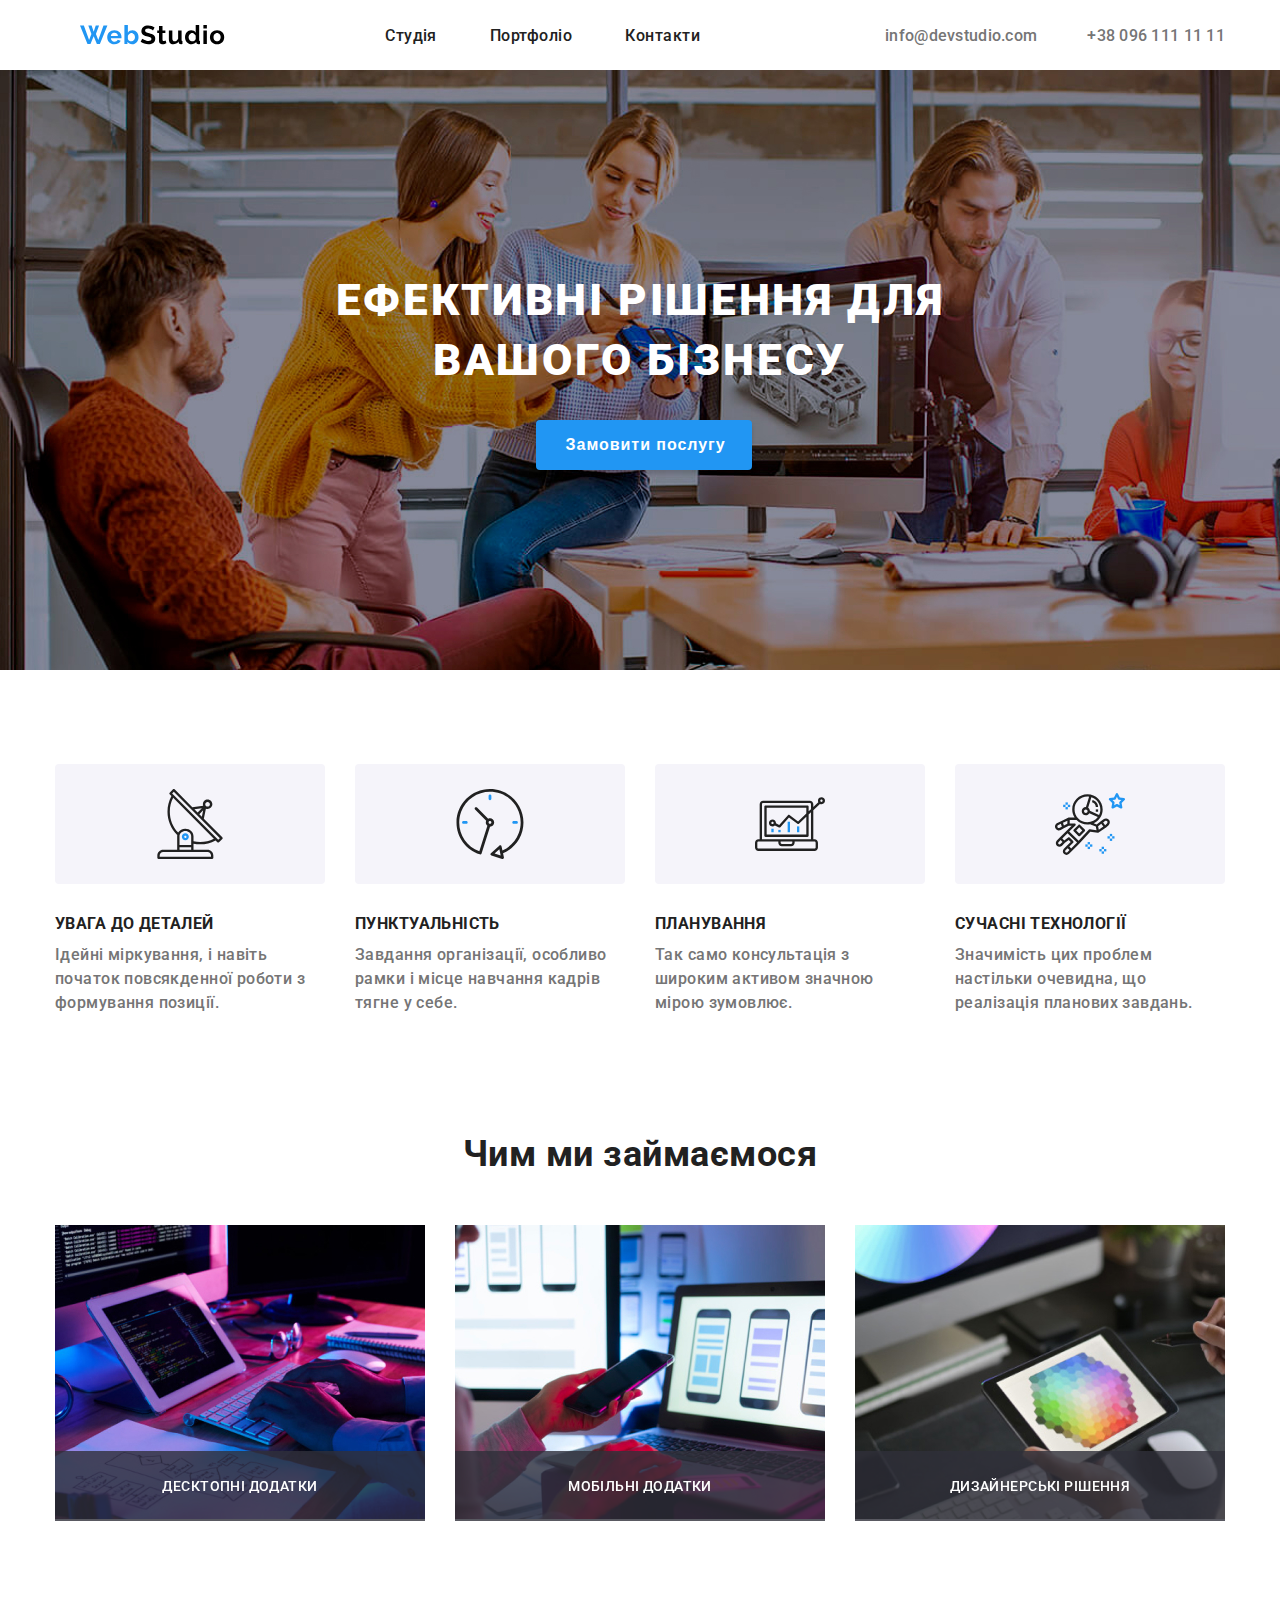
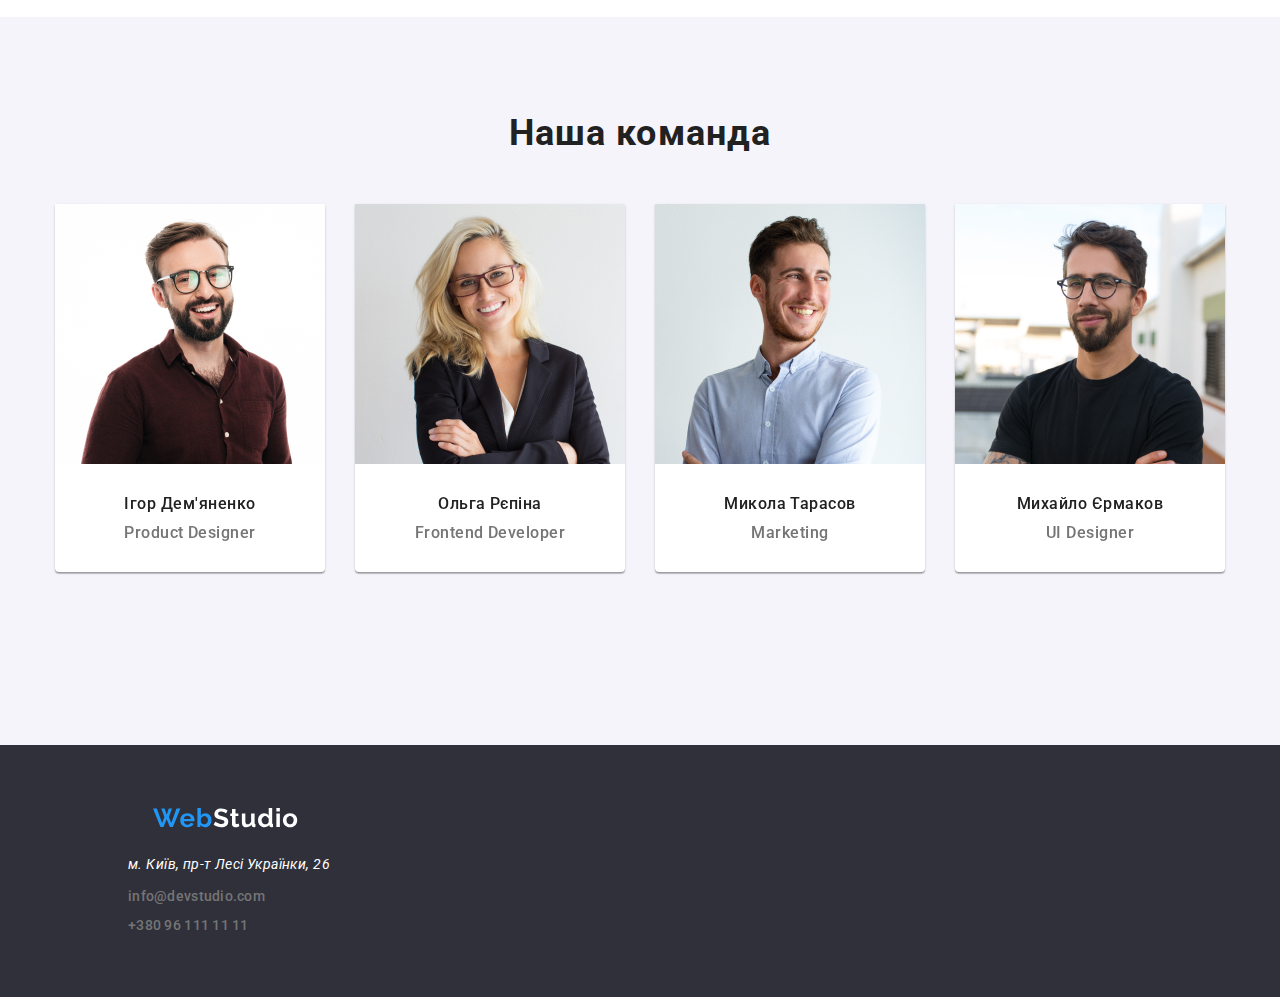
<file: index.html>
<!DOCTYPE html>
<html lang="uk-UA">
  <head>
    <meta charset="UTF-8" />
    <meta name="viewport" content="width=device-width, initial-scale=1.0" />
    <title>WebStudio</title>
    <link rel="stylesheet" href="/src/css/main.css" />
    <link rel="preconnect" href="https://fonts.googleapis.com" />
    <link rel="preconnect" href="https://fonts.gstatic.com" crossorigin />
    <link
      href="https://fonts.googleapis.com/css2?family=Roboto:wght@400;500;700;900&display=swap"
      rel="stylesheet"
    />
  </head>
  <body>
    <header class="header">
      <div class="container header__container">
        <a href="index.html" class="logo">
          <img
            class="logo__img"
            src="/src/images/header/webstudio.svg"
            alt="logo"
          />
        </a>
        <nav class="nav">
          <ul class="nav__list">
            <li class="nav__item">
              <a href="index.html" class="nav__link">Студія</a>
            </li>
            <li class="nav__item">
              <a href="/src/pages/portfolio.html" class="nav__link"
                >Портфоліо</a
              >
            </li>
            <li class="nav__item">
              <a href="#" class="nav__link">Контакти</a>
            </li>
          </ul>
        </nav>
        <ul class="contacts">
          <li class="contacts__item">
            <a href="mailto:info@devstudio.com" class="contacts__link"
              >info@devstudio.com</a
            >
          </li>
          <li class="contacts__item">
            <a href="tel:+380961111111" class="contacts__link"
              >+38 096 111 11 11</a
            >
          </li>
        </ul>
      </div>
    </header>
    <main class="main-page">
      <section class="hero">
        <div class="container hero__container">
          <h1 class="hero__title">Ефективні рішення для вашого бізнесу</h1>
          <button class="hero__button" data-modal-open>Замовити послугу</button>
        </div>
        <div class="hero__backdrop is-hidden" data-backdrop>
          <div class="modal" data-modal>
            <button class="modal__button-close" data-modal-close>X</button>
            <h3 class="modal__title">Залиште свої дані, ми вам передзвонимо</h3>
            <form action="#" class="form">
              <label for="name" class="form__label">Ім'я</label>
              <div class="form__wrapper">
                <svg class="form__svg">
                  <use href="/src/images/hero/modal.svg#person-black"></use>
                </svg>
                <input
                  type="name"
                  name="user_name"
                  id="name"
                  required
                  class="form__input"
                />
              </div>
              <label for="name" class="form__label">Телефон</label>
              <div class="form__wrapper">
                <svg class="form__svg">
                  <use href="/src/images/hero/modal.svg#phone-black"></use>
                </svg>
                <input
                  type="tel"
                  name="user_tel"
                  id="tel"
                  required
                  class="form__input"
                />
              </div>
              <label for="name" class="form__label">Пошта</label>
              <div class="form__wrapper">
                <svg class="form__svg">
                  <use href="/src/images/hero/modal.svg#email-black"></use>
                </svg>
                <input
                  type="email"
                  name="user_email"
                  id="email"
                  required
                  class="form__input"
                />
              </div>
              <label for="comment" class="form__label">Коментар</label>
              <textarea name="" id="comment"></textarea>
              <div class="form__wrapper-check">
                <input type="checkbox" id="check" name="check" required />
                <label for="check" class="form__title"
                  >Погоджуюся з розсилкою та приймаю<a
                    href="#"
                    class="form__title-active"
                    >Умови договору</a
                  ></label
                >
              </div>
              <div class="form__wrapper-button">
                <button type="submit" class="form__button">Відправити</button>
              </div>
            </form>
          </div>
        </div>
      </section>
      <section class="advantages">
        <div class="container advantages__container">
          <ul class="advantages__list">
            <li class="advantages__item advantage">
              <div class="advantage__photo">
                <svg class="advantage__icon">
                  <use
                    href="/src/images/advantages/symbol-defs.svg#icon-antenna"
                  ></use>
                </svg>
              </div>
              <h2 class="advantage__title">Увага до деталей</h2>
              <p class="advantage__text">
                Ідейні міркування, і навіть початок повсякденної роботи з
                формування позиції.
              </p>
            </li>
            <li class="advantages__item advantage">
              <div class="advantage__photo">
                <svg class="advantage__icon">
                  <use
                    href="/src/images/advantages/symbol-defs.svg#icon-clock"
                  ></use>
                </svg>
              </div>
              <h2 class="advantage__title">Пунктуальність</h2>
              <p class="advantage__text">
                Завдання організації, особливо рамки і місце навчання кадрів
                тягне у себе.
              </p>
            </li>
            <li class="advantages__item advantage">
              <div class="advantage__photo">
                <svg class="advantage__icon">
                  <use
                    href="/src/images/advantages/symbol-defs.svg#icon-diagram"
                  ></use>
                </svg>
              </div>
              <h2 class="advantage__title">Планування</h2>
              <p class="advantage__text">
                Так само консультація з широким активом значною мірою зумовлює.
              </p>
            </li>
            <li class="advantages__item advantage">
              <div class="advantage__photo">
                <svg class="advantage__icon">
                  <use
                    href="/src/images/advantages/symbol-defs.svg#icon-astronaut"
                  ></use>
                </svg>
              </div>
              <h2 class="advantage__title">Сучасні технології</h2>
              <p class="advantage__text">
                Значимість цих проблем настільки очевидна, що реалізація
                планових завдань.
              </p>
            </li>
          </ul>
        </div>
      </section>
      <section class="cases">
        <div class="container cases__container">
          <h2 class="cases__title">Чим ми займаємося</h2>
          <div class="cases__content">
            <div class="cases__item case">
              <img
                class="case__img"
                src="/src/images/works/desktop.jpg"
                alt="Персональний комп'ютер"
              />
              <h3 class="case__title">Десктопні додатки</h3>
            </div>
            <div class="cases__item case">
              <img
                class="case__img"
                src="/src/images/works/mobile.jpg"
                alt="Мобільний телефон"
              />
              <h3 class="case__title">Мобільні додатки</h3>
            </div>
            <div class="cases__item case">
              <img
                class="case__img"
                src="/src/images/works/design.jpg"
                alt="Планшет"
              />
              <h3 class="case__title">Дизайнерські рішення</h3>
            </div>
          </div>
        </div>
      </section>
      <section class="team">
        <div class="container team__container">
          <h2 class="team__title">Наша команда</h2>
          <div class="team__content">
            <article class="employee">
              <div class="employee__photo">
                <img
                  class="employee__img"
                  src="/src/images/team/member-1.jpg"
                  alt="Фото Ігор Дем'яненко"
                />
              </div>
              <div class="employee__text">
                <h3 class="employee__name">Ігор Дем'яненко</h3>
                <p class="employee__position">Product Designer</p>
              </div>
            </article>
            <article class="employee">
              <div class="employee__photo">
                <img
                  class="employee__img"
                  src="/src/images/team/member-2.jpg"
                  alt="Фото Ольга Рєпіна"
                />
              </div>
              <div class="employee__text">
                <h3 class="employee__name">Ольга Рєпіна</h3>
                <p class="employee__position">Frontend Developer</p>
              </div>
            </article>
            <article class="employee">
              <div class="employee__photo">
                <img
                  class="employee__img"
                  src="/src/images/team/member-3.jpg"
                  alt="Фото Микола Тарасов"
                />
              </div>
              <div class="employee__text">
                <h3 class="employee__name">Микола Тарасов</h3>
                <p class="employee__position">Marketing</p>
              </div>
            </article>
            <article class="employee">
              <div class="employee__photo">
                <img
                  class="employee__img"
                  src="/src/images/team/member-4.jpg"
                  alt="Фото Михайло Єрмаков"
                />
              </div>
              <div class="employee__text">
                <h3 class="employee__name">Михайло Єрмаков</h3>
                <p class="employee__position">UI Designer</p>
              </div>
            </article>
          </div>
        </div>
      </section>
    </main>
    <footer class="footer">
      <div class="container footer__container">
        <a href="" class="logo">
          <img
            class="logo__img"
            src="/src/images/footer/webstudioalt.svg"
            alt="Логотип"
          />
        </a>
        <ul class="footer__contacts list-contacts">
          <li class="list-contacts__item">
            <address class="list-contacts__address">
              м. Київ, пр-т Лесі Українки, 26
            </address>
          </li>
          <li class="list-contacts__item">
            <a class="list-contacts__link" href="mailto:info@devstudio.com"
              >info@devstudio.com</a
            >
          </li>
          <li class="list-contacts__item">
            <a href="tel:+380961111111" class="list-contacts__link"
              >+380 96 111 11 11</a
            >
          </li>
        </ul>
      </div>
    </footer>
    <script src="/src/js/modal.js"></script>
  </body>
</html>
</file>
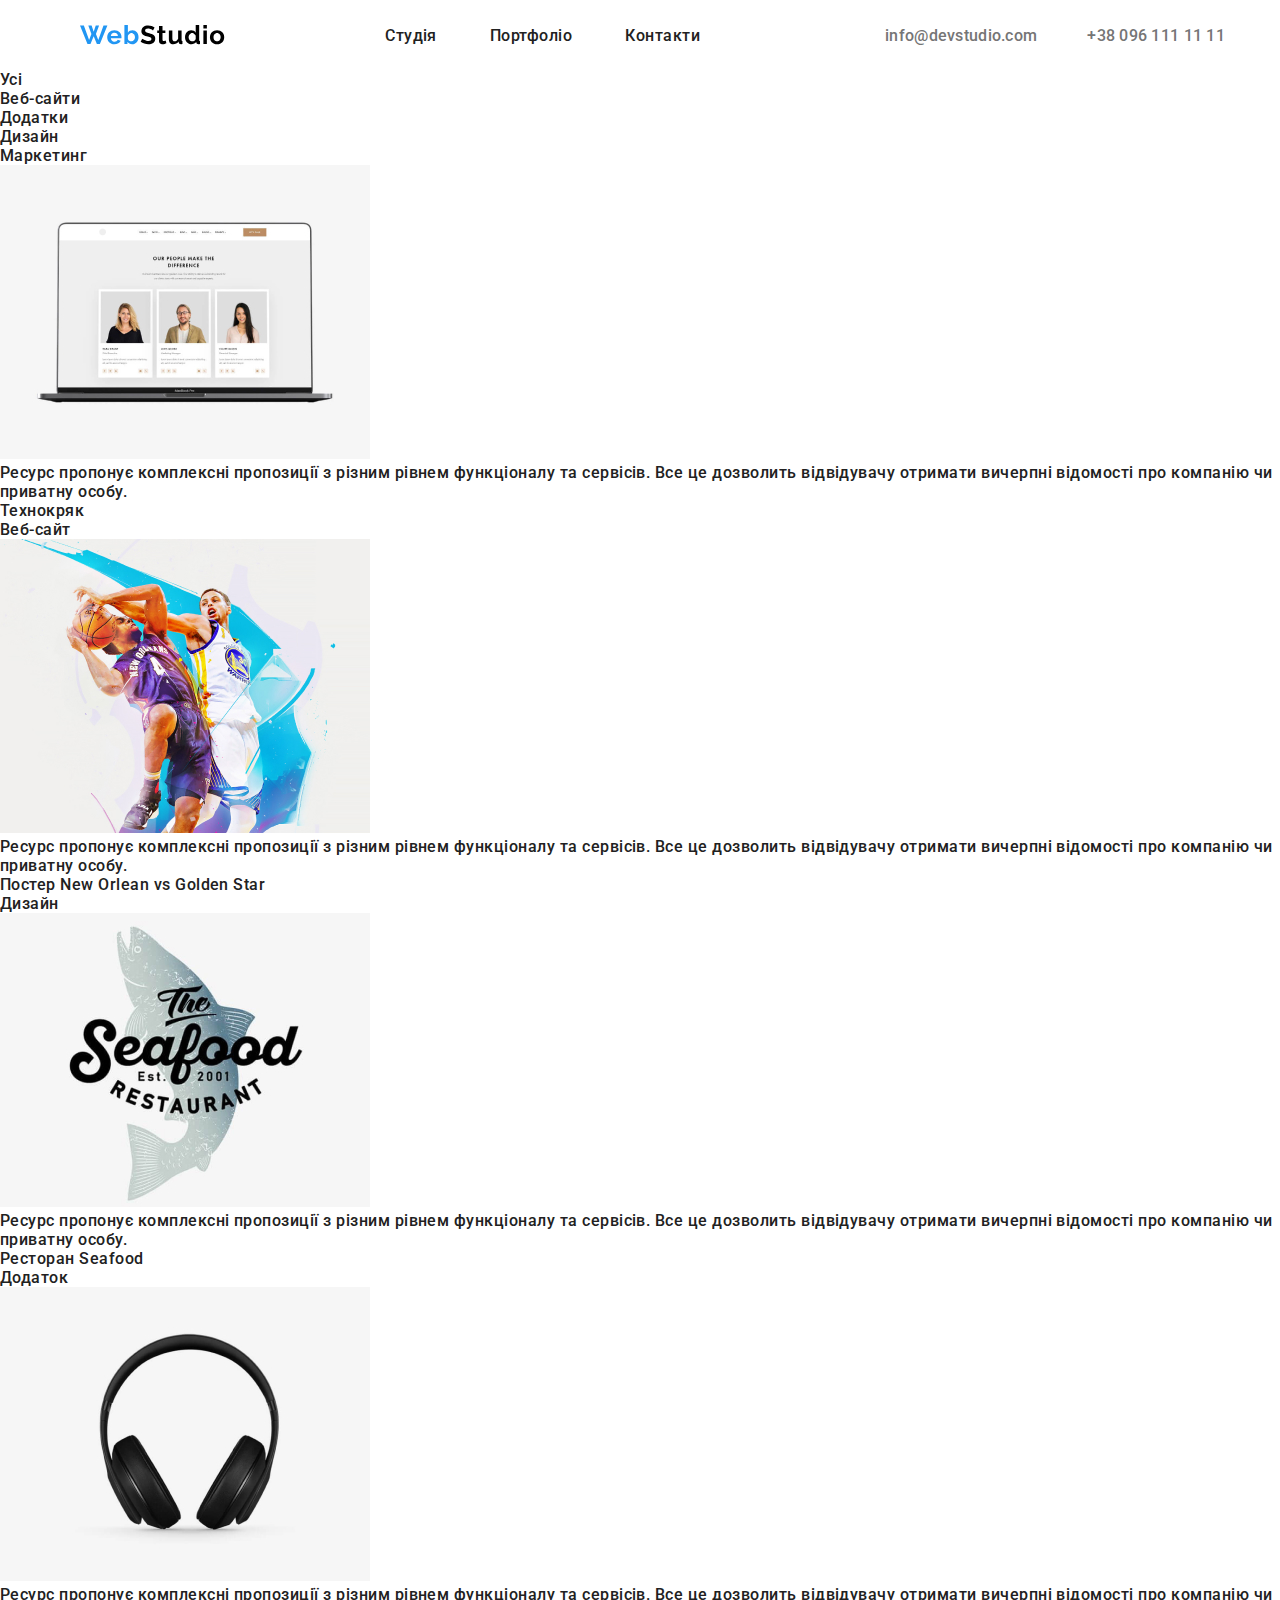
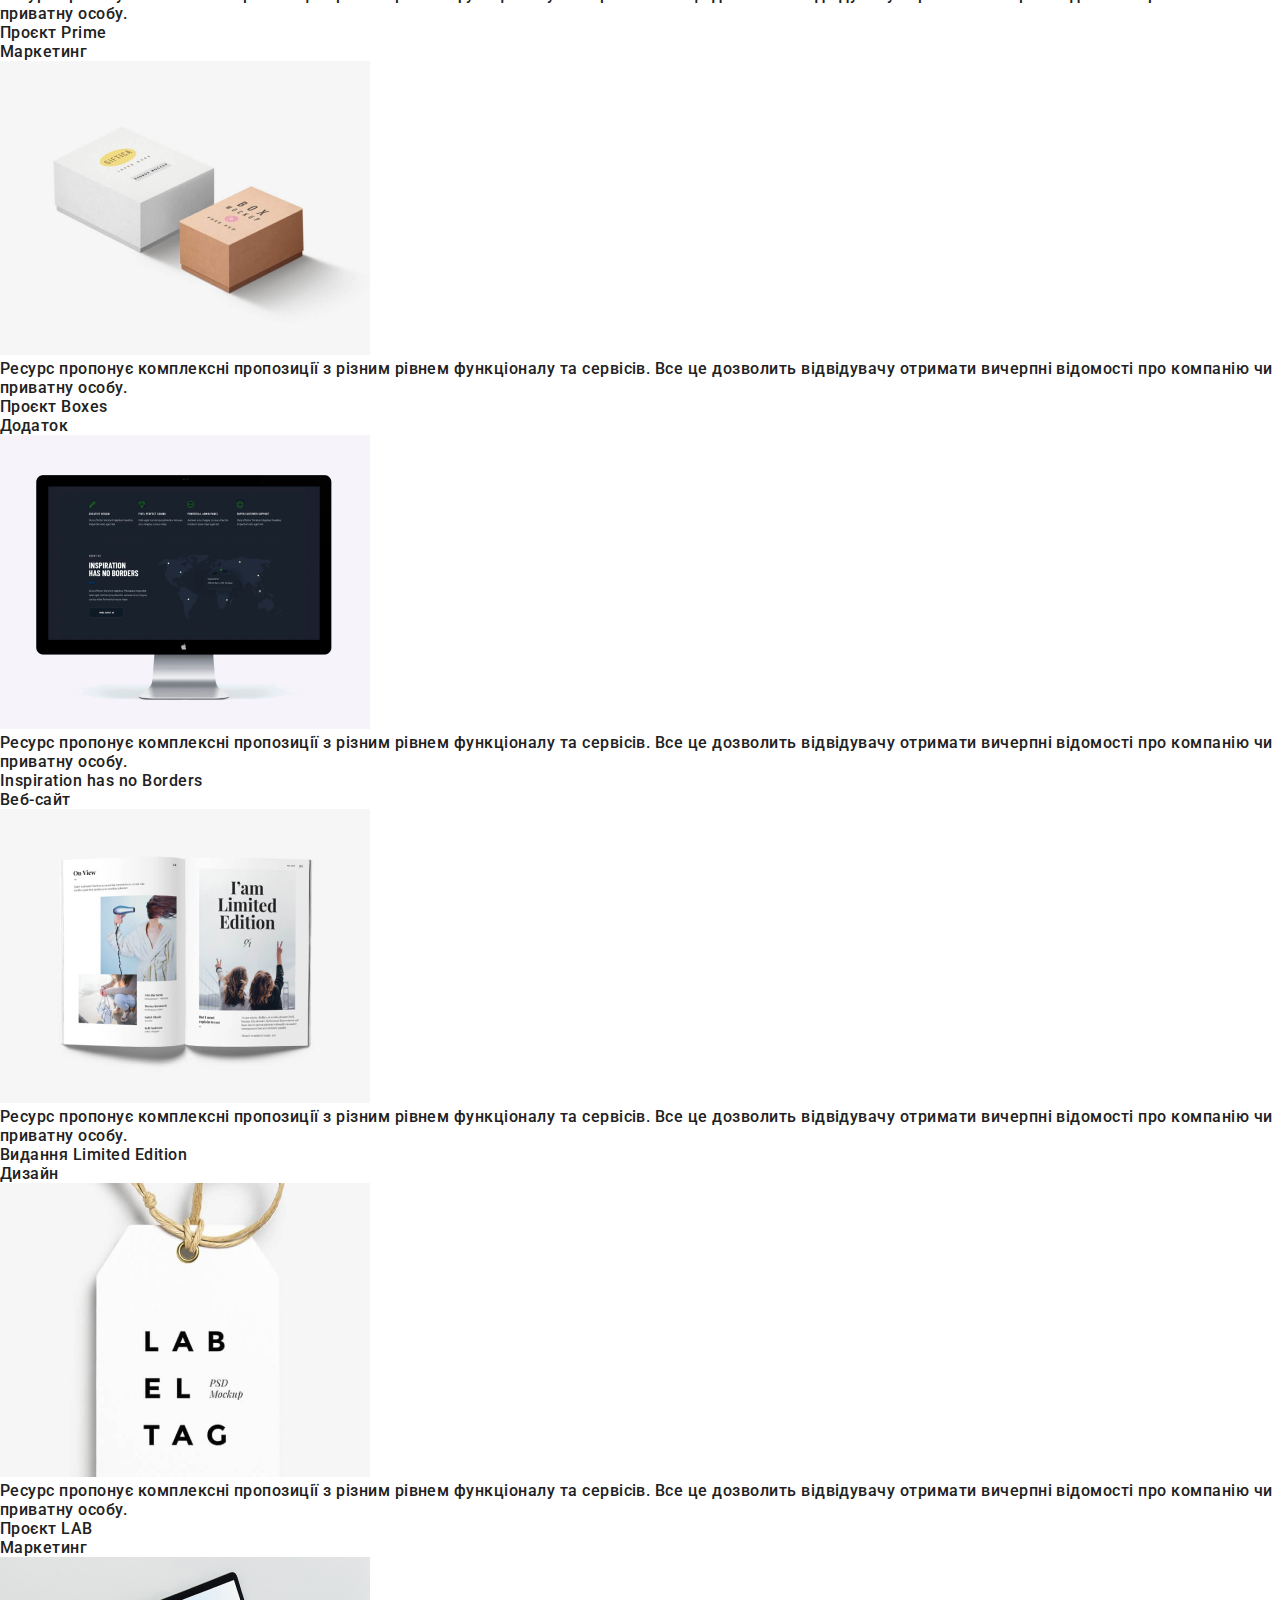
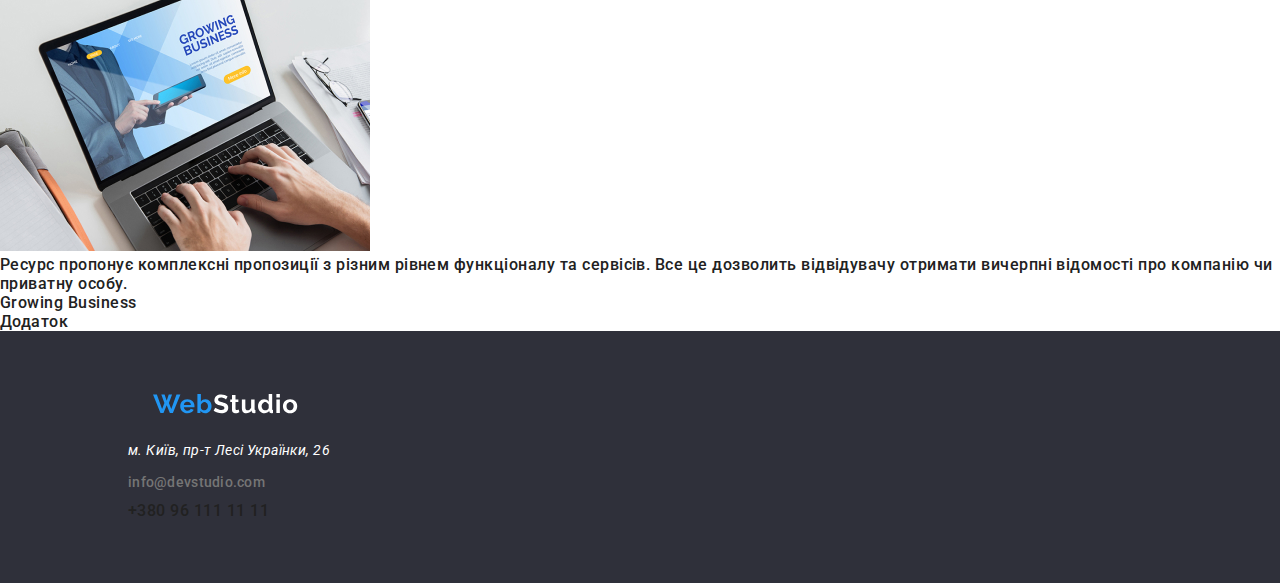
<file: portfolio.html>
<!DOCTYPE html>
<html lang="uk-UA">
  <head>
    <meta charset="UTF-8" />
    <meta name="viewport" content="width=device-width, initial-scale=1.0" />
    <title>Document</title>
    <link rel="stylesheet" href="/src/css/main.css" />
    <link rel="preconnect" href="https://fonts.googleapis.com" />
    <link rel="preconnect" href="https://fonts.gstatic.com" crossorigin />
    <link
      href="https://fonts.googleapis.com/css2?family=Roboto:wght@400;500;700;900&display=swap"
      rel="stylesheet"
    />
  </head>
  <body>
    <header class="header">
      <div class="container header__container">
        <a href="index.html" class="logo">
          <img
            class="logo__img"
            src="/src/images/header/webstudio.svg"
            alt="logo"
          />
        </a>
        <nav class="nav">
          <ul class="nav__list">
            <li class="nav__item">
              <a href="index.html" class="nav__link">Студія</a>
            </li>
            <li class="nav__item">
              <a href="portfolio.html" class="nav__link">Портфоліо</a>
            </li>
            <li class="nav__item">
              <a href="#" class="nav__link">Контакти</a>
            </li>
          </ul>
        </nav>
        <ul class="contacts">
          <li class="contacts__item">
            <a href="mailto:info@devstudio.com" class="contacts__link"
              >info@devstudio.com</a
            >
          </li>

          <li class="contacts__item">
            <a href="tel:+380961111111" class="contacts__link"
              >+38 096 111 11 11</a
            >
          </li>
        </ul>
      </div>
    </header>
    <main class="main">
      <section class="portfolio">
        <div class="container portfolio__container">
          <ul class="portfolio__categories categories">
            <li class="categories__item">Усі</li>
            <li class="categories__item">Веб-сайти</li>
            <li class="categories__item">Додатки</li>
            <li class="categories__item">Дизайн</li>
            <li class="categories__item">Маркетинг</li>
          </ul>
        </div>
        <div class="portfolio__content">
          <article class="project">
            <div class="project__photo">
              <img src="/src/images/portfolio/1.jpg" alt="Веб-сайт Технокряк" />
            </div>
            <div class="project__overlay overlay">
              <p class="overlay__text">
                Ресурс пропонує комплексні пропозиції з різним рівнем
                функціоналу та сервісів. Все це дозволить відвідувачу отримати
                вичерпні відомості про компанію чи приватну особу.
              </p>
            </div>
            <h2 class="project__title">Технокряк</h2>
            <p class="project__text">Веб-сайт</p>
          </article>
          <article class="project">
            <div class="project__photo">
              <img
                src="/src/images/portfolio/2.jpg"
                alt="Дизайн Постер New Orlean vs Golden Star"
              />
            </div>
            <div class="project__overlay overlay">
              <p class="overlay__text">
                Ресурс пропонує комплексні пропозиції з різним рівнем
                функціоналу та сервісів. Все це дозволить відвідувачу отримати
                вичерпні відомості про компанію чи приватну особу.
              </p>
            </div>
            <h2 class="project__title">Постер New Orlean vs Golden Star</h2>
            <p class="project__text">Дизайн</p>
          </article>
          <article class="project">
            <div class="project__photo">
              <img
                src="/src/images/portfolio/3.jpg"
                alt="Додаток Ресторан Seafood"
              />
            </div>
            <div class="project__overlay overlay">
              <p class="overlay__text">
                Ресурс пропонує комплексні пропозиції з різним рівнем
                функціоналу та сервісів. Все це дозволить відвідувачу отримати
                вичерпні відомості про компанію чи приватну особу.
              </p>
            </div>
            <h2 class="project__title">Ресторан Seafood</h2>
            <p class="project__text">Додаток</p>
          </article>
          <article class="project">
            <div class="project__photo">
              <img
                src="/src/images/portfolio/4.jpg"
                alt="Маркетинг Проєкт Prime"
              />
            </div>
            <div class="project__overlay overlay">
              <p class="overlay__text">
                Ресурс пропонує комплексні пропозиції з різним рівнем
                функціоналу та сервісів. Все це дозволить відвідувачу отримати
                вичерпні відомості про компанію чи приватну особу.
              </p>
            </div>
            <h2 class="project__title">Проєкт Prime</h2>
            <p class="project__text">Маркетинг</p>
          </article>
          <article class="project">
            <div class="project__photo">
              <img
                src="/src/images/portfolio/5.jpg"
                alt="Додаток Проєкт Boxes"
              />
            </div>

            <div class="project__overlay overlay">
              <p class="overlay__text">
                Ресурс пропонує комплексні пропозиції з різним рівнем
                функціоналу та сервісів. Все це дозволить відвідувачу отримати
                вичерпні відомості про компанію чи приватну особу.
              </p>
            </div>
            <h2 class="project__title">Проєкт Boxes</h2>
            <p class="project__text">Додаток</p>
          </article>
          <article class="project">
            <div class="project__photo">
              <img
                src="/src/images/portfolio/6.jpg"
                alt="Веб-сайт Inspiration has no Borders"
              />
            </div>
            <div class="project__overlay overlay">
              <p class="overlay__text">
                Ресурс пропонує комплексні пропозиції з різним рівнем
                функціоналу та сервісів. Все це дозволить відвідувачу отримати
                вичерпні відомості про компанію чи приватну особу.
              </p>
            </div>
            <h2 class="project__title">Inspiration has no Borders</h2>
            <p class="project__text">Веб-сайт</p>
          </article>
          <article class="project">
            <div class="project__photo">
              <img
                src="/src/images/portfolio/7.jpg"
                alt="Дизайн Видання Limited Edition"
              />
            </div>
            <div class="project__overlay overlay">
              <p class="overlay__text">
                Ресурс пропонує комплексні пропозиції з різним рівнем
                функціоналу та сервісів. Все це дозволить відвідувачу отримати
                вичерпні відомості про компанію чи приватну особу.
              </p>
            </div>
            <h2 class="project__title">Видання Limited Edition</h2>
            <p class="project__text">Дизайн</p>
          </article>
          <article class="project">
            <div class="project__photo">
              <img
                src="/src/images/portfolio/8.jpg"
                alt="Маркетинг Проєкт LAB"
              />
            </div>
            <div class="project__overlay overlay">
              <p class="overlay__text">
                Ресурс пропонує комплексні пропозиції з різним рівнем
                функціоналу та сервісів. Все це дозволить відвідувачу отримати
                вичерпні відомості про компанію чи приватну особу.
              </p>
            </div>
            <h2 class="project__title">Проєкт LAB</h2>
            <p class="project__text">Маркетинг</p>
          </article>
          <article class="project">
            <div class="project__photo">
              <img
                src="/src/images/portfolio/9.jpg"
                alt="Додаток Growing Business"
              />
            </div>
            <div class="project__overlay overlay">
              <p class="overlay__text">
                Ресурс пропонує комплексні пропозиції з різним рівнем
                функціоналу та сервісів. Все це дозволить відвідувачу отримати
                вичерпні відомості про компанію чи приватну особу.
              </p>
            </div>
            <h2 class="project__title">Growing Business</h2>
            <p class="project__text">Додаток</p>
          </article>
        </div>
      </section>
    </main>

    <footer class="footer">
      <div class="container footer__container">
        <a href="" class="logo">
          <img
            class="logo__img"
            src="/src/images/footer/webstudioalt.svg"
            alt="Логотип"
          />
        </a>
        <ul class="footer__contacts list-contacts">
          <li class="list-contacts__item">
            <address class="list-contacts__address">
              м. Київ, пр-т Лесі Українки, 26
            </address>
          </li>
          <li class="list-contacts__item">
            <a class="list-contacts__link" href="mailto:info@devstudio.com"
              >info@devstudio.com</a
            >
          </li>
          <li class="list-contacts__item">
            <a href="tel:+380961111111">+380 96 111 11 11</a>
          </li>
        </ul>
      </div>
    </footer>
  </body>
</html>
</file>
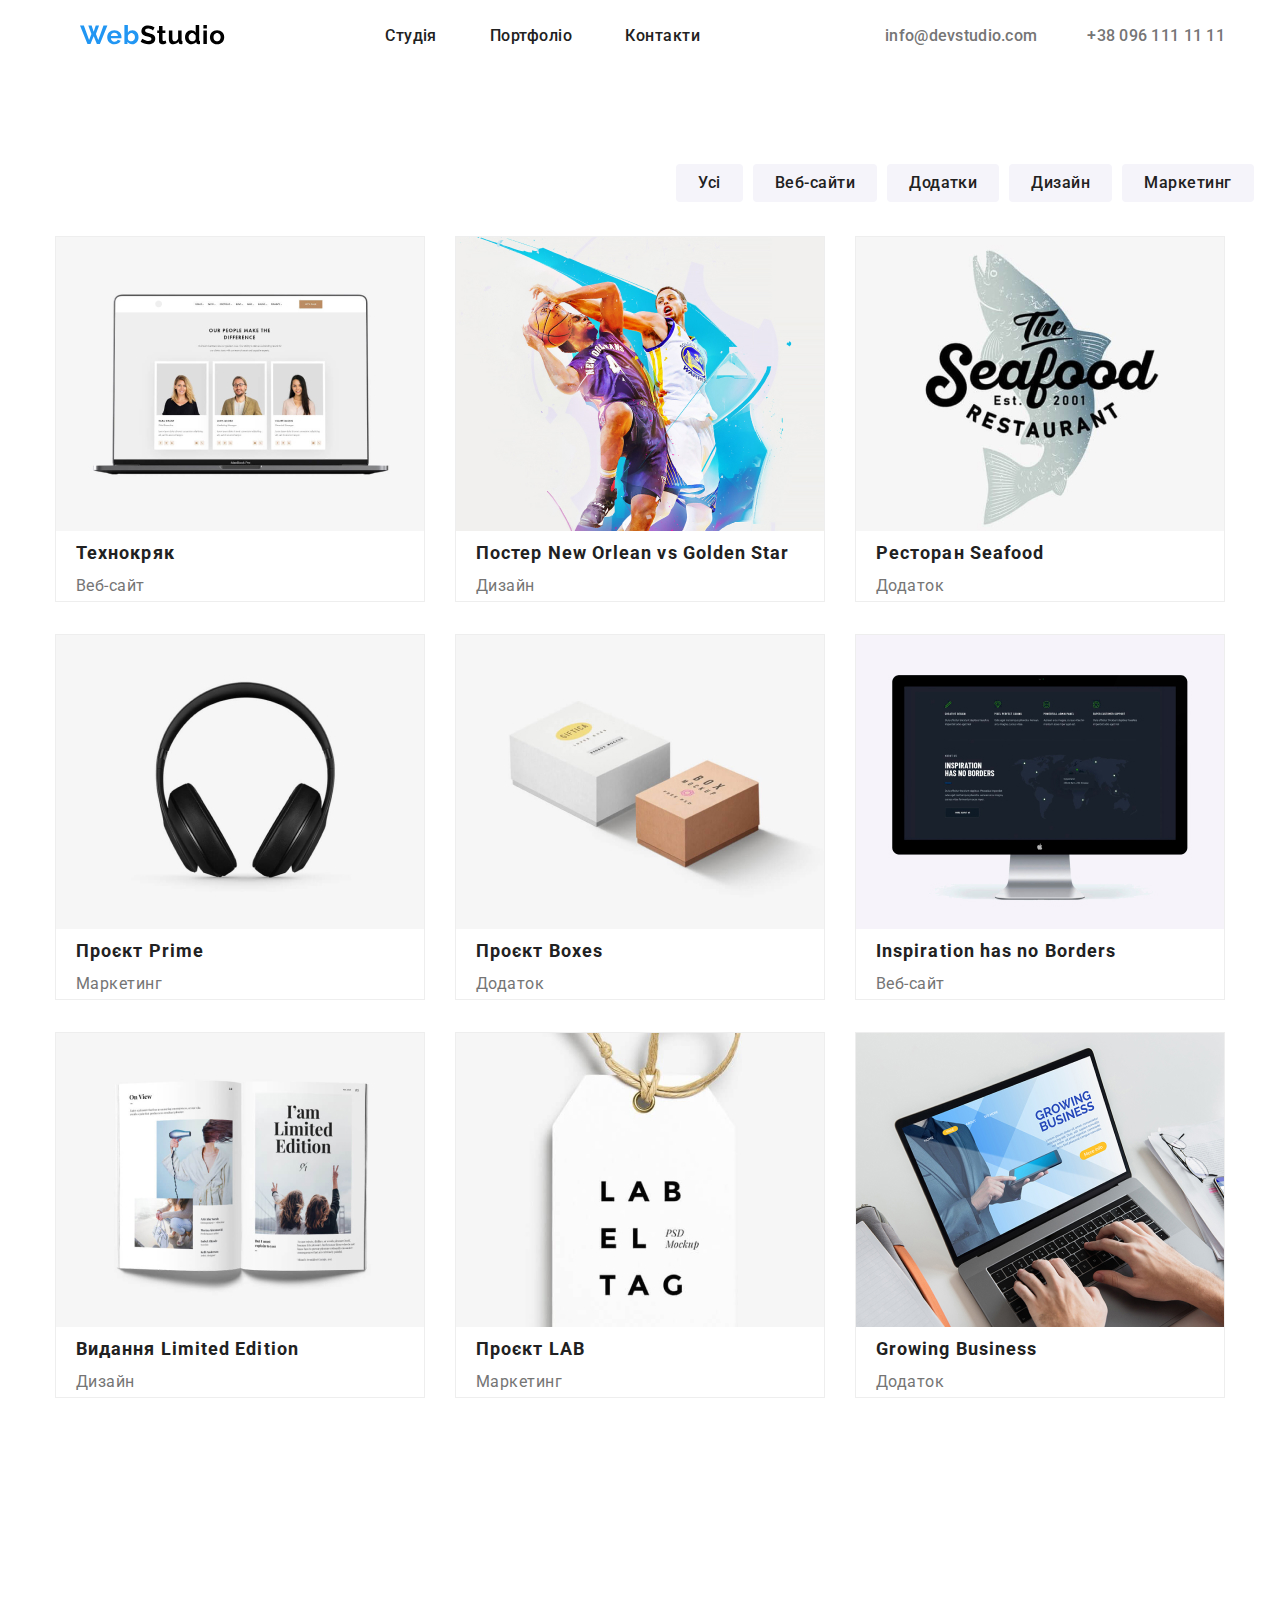
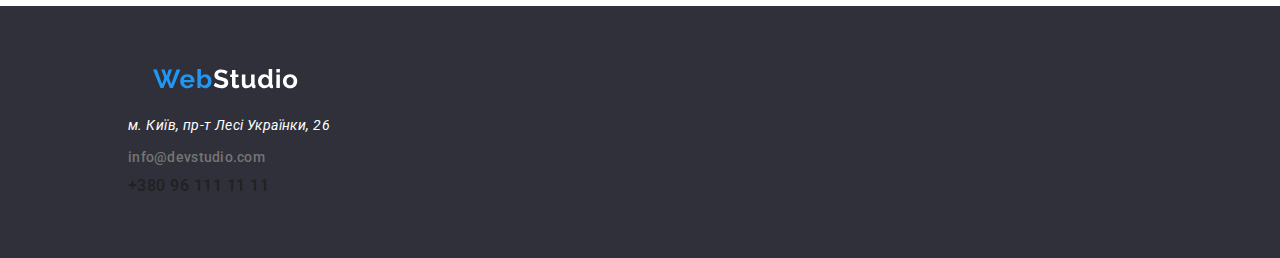
<file: src/pages/portfolio.html>
<!DOCTYPE html>
<html lang="uk-UA">
  <head>
    <meta charset="UTF-8" />
    <meta name="viewport" content="width=device-width, initial-scale=1.0" />
    <title>Document</title>

    <link rel="preconnect" href="https://fonts.googleapis.com" />
    <link rel="preconnect" href="https://fonts.gstatic.com" crossorigin />
    <link
      href="https://fonts.googleapis.com/css2?family=Roboto:wght@400;500;700;900&display=swap"
      rel="stylesheet"
    />
    <link rel="stylesheet" href="/src/css/portfolio.css" />
  </head>
  <body>
    <header class="header">
      <div class="container header__container">
        <a href="index.html" class="logo">
          <img
            class="logo__img"
            src="/src/images/header/webstudio.svg"
            alt="logo"
          />
        </a>
        <nav class="nav">
          <ul class="nav__list">
            <li class="nav__item">
              <a href="/index.html" class="nav__link">Студія</a>
            </li>
            <li class="nav__item">
              <a href="/src/pages/portfolio.html" class="nav__link"
                >Портфоліо</a
              >
            </li>
            <li class="nav__item">
              <a href="#" class="nav__link">Контакти</a>
            </li>
          </ul>
        </nav>
        <ul class="contacts">
          <li class="contacts__item">
            <a href="mailto:info@devstudio.com" class="contacts__link"
              >info@devstudio.com</a
            >
          </li>

          <li class="contacts__item">
            <a href="tel:+380961111111" class="contacts__link"
              >+38 096 111 11 11</a
            >
          </li>
        </ul>
      </div>
    </header>
    <main class="main">
      <section class="portfolio">
        <div class="container portfolio__container">
          <ul class="portfolio__categories categories">
            <li class="categories__item">Усі</li>
            <li class="categories__item">Веб-сайти</li>
            <li class="categories__item">Додатки</li>
            <li class="categories__item">Дизайн</li>
            <li class="categories__item">Маркетинг</li>
          </ul>
        </div>
        <div class="portfolio__content">
          <article class="project">
            <div class="project__photo">
              <img src="/src/images/portfolio/1.jpg" alt="Веб-сайт Технокряк" />
            </div>
            <div class="project__overlay overlay">
              <p class="overlay__text">
                Ресурс пропонує комплексні пропозиції з різним рівнем
                функціоналу та сервісів. Все це дозволить відвідувачу отримати
                вичерпні відомості про компанію чи приватну особу.
              </p>
            </div>
            <h2 class="project__title">Технокряк</h2>
            <p class="project__text">Веб-сайт</p>
          </article>
          <article class="project">
            <div class="project__photo">
              <img
                src="/src/images/portfolio/2.jpg"
                alt="Дизайн Постер New Orlean vs Golden Star"
              />
            </div>
            <div class="project__overlay overlay">
              <p class="overlay__text">
                Ресурс пропонує комплексні пропозиції з різним рівнем
                функціоналу та сервісів. Все це дозволить відвідувачу отримати
                вичерпні відомості про компанію чи приватну особу.
              </p>
            </div>
            <h2 class="project__title">Постер New Orlean vs Golden Star</h2>
            <p class="project__text">Дизайн</p>
          </article>
          <article class="project">
            <div class="project__photo">
              <img
                src="/src/images/portfolio/3.jpg"
                alt="Додаток Ресторан Seafood"
              />
            </div>
            <div class="project__overlay overlay">
              <p class="overlay__text">
                Ресурс пропонує комплексні пропозиції з різним рівнем
                функціоналу та сервісів. Все це дозволить відвідувачу отримати
                вичерпні відомості про компанію чи приватну особу.
              </p>
            </div>
            <h2 class="project__title">Ресторан Seafood</h2>
            <p class="project__text">Додаток</p>
          </article>
          <article class="project">
            <div class="project__photo">
              <img
                src="/src/images/portfolio/4.jpg"
                alt="Маркетинг Проєкт Prime"
              />
            </div>
            <div class="project__overlay overlay">
              <p class="overlay__text">
                Ресурс пропонує комплексні пропозиції з різним рівнем
                функціоналу та сервісів. Все це дозволить відвідувачу отримати
                вичерпні відомості про компанію чи приватну особу.
              </p>
            </div>
            <h2 class="project__title">Проєкт Prime</h2>
            <p class="project__text">Маркетинг</p>
          </article>
          <article class="project">
            <div class="project__photo">
              <img
                src="/src/images/portfolio/5.jpg"
                alt="Додаток Проєкт Boxes"
              />
            </div>

            <div class="project__overlay overlay">
              <p class="overlay__text">
                Ресурс пропонує комплексні пропозиції з різним рівнем
                функціоналу та сервісів. Все це дозволить відвідувачу отримати
                вичерпні відомості про компанію чи приватну особу.
              </p>
            </div>
            <h2 class="project__title">Проєкт Boxes</h2>
            <p class="project__text">Додаток</p>
          </article>
          <article class="project">
            <div class="project__photo">
              <img
                src="/src/images/portfolio/6.jpg"
                alt="Веб-сайт Inspiration has no Borders"
              />
            </div>
            <div class="project__overlay overlay">
              <p class="overlay__text">
                Ресурс пропонує комплексні пропозиції з різним рівнем
                функціоналу та сервісів. Все це дозволить відвідувачу отримати
                вичерпні відомості про компанію чи приватну особу.
              </p>
            </div>
            <h2 class="project__title">Inspiration has no Borders</h2>
            <p class="project__text">Веб-сайт</p>
          </article>
          <article class="project">
            <div class="project__photo">
              <img
                src="/src/images/portfolio/7.jpg"
                alt="Дизайн Видання Limited Edition"
              />
            </div>
            <div class="project__overlay overlay">
              <p class="overlay__text">
                Ресурс пропонує комплексні пропозиції з різним рівнем
                функціоналу та сервісів. Все це дозволить відвідувачу отримати
                вичерпні відомості про компанію чи приватну особу.
              </p>
            </div>
            <h2 class="project__title">Видання Limited Edition</h2>
            <p class="project__text">Дизайн</p>
          </article>
          <article class="project">
            <div class="project__photo">
              <img
                src="/src/images/portfolio/8.jpg"
                alt="Маркетинг Проєкт LAB"
              />
            </div>
            <div class="project__overlay overlay">
              <p class="overlay__text">
                Ресурс пропонує комплексні пропозиції з різним рівнем
                функціоналу та сервісів. Все це дозволить відвідувачу отримати
                вичерпні відомості про компанію чи приватну особу.
              </p>
            </div>
            <h2 class="project__title">Проєкт LAB</h2>
            <p class="project__text">Маркетинг</p>
          </article>
          <article class="project">
            <div class="project__photo">
              <img
                src="/src/images/portfolio/9.jpg"
                alt="Додаток Growing Business"
              />
            </div>
            <div class="project__overlay overlay">
              <p class="overlay__text">
                Ресурс пропонує комплексні пропозиції з різним рівнем
                функціоналу та сервісів. Все це дозволить відвідувачу отримати
                вичерпні відомості про компанію чи приватну особу.
              </p>
            </div>
            <h2 class="project__title">Growing Business</h2>
            <p class="project__text">Додаток</p>
          </article>
        </div>
      </section>
    </main>

    <footer class="footer">
      <div class="container footer__container">
        <a href="" class="logo">
          <img
            class="logo__img"
            src="/src/images/footer/webstudioalt.svg"
            alt="Логотип"
          />
        </a>
        <ul class="footer__contacts list-contacts">
          <li class="list-contacts__item">
            <address class="list-contacts__address">
              м. Київ, пр-т Лесі Українки, 26
            </address>
          </li>
          <li class="list-contacts__item">
            <a class="list-contacts__link" href="mailto:info@devstudio.com"
              >info@devstudio.com</a
            >
          </li>
          <li class="list-contacts__item">
            <a href="tel:+380961111111">+380 96 111 11 11</a>
          </li>
        </ul>
      </div>
    </footer>
  </body>
</html>
</file>
<file: src/css/main.css>
* {
  margin: 0;
  padding: 0;
  box-sizing: border-box;
}

h1,
h2,
h3,
h4,
h5,
h6 {
  font-size: inherit;
  font-weight: inherit;
}

body {
  color: #212121;
  font-size: 16px;
  font-family: Roboto;
  font-weight: 500;
  letter-spacing: 0.48px;
  overflow-x: hidden;
}

ul {
  list-style: none;
}

a {
  text-decoration: none;
  color: inherit;
}

li {
  list-style-type: none;
}

.container {
  min-width: 320px;
  max-width: 1170px;
}

.logo {
  padding: 25px;
}

.header__container {
  display: flex;
  justify-content: space-between;
  align-items: center;
  width: 1190px;
  margin: 0 auto;
}

.nav__list {
  display: flex;
  gap: 53px;
}

.contacts {
  color: #757575;
  font-weight: 500;
  letter-spacing: 0.28px;
  display: flex;
  gap: 50px;
}

.nav__list li:hover {
  color: #2196f3;
  transition: color 250ms cubic-bezier(0.4, 0, 0.2, 1);
}

.contacts li:hover {
  color: #2196f3;
  transition: color 250ms cubic-bezier(0.4, 0, 0.2, 1);
}

.hero {
  background-image: url(/src/images/hero/img-desktop@1x.jpg);
  background-size: cover;
  height: 600px;
  align-items: center;
  text-align: center;
  display: flex;
}
@media (min-device-pixel-ratio: 2), (-webkit-min-device-pixel-ratio: 2), (min-resolution: 192dpi), (min-resolution: 2dppx) {
  .hero {
    background-image: url(src/images/hero/img-desktop@2x.jpg);
  }
}

.hero__container {
  justify-content: space-between;
  align-items: center;
  margin: 0 auto;
}

.hero__title {
  width: 696px;
  color: #ffffff;
  text-align: center;
  font-size: 44px;
  font-weight: 900;
  line-height: 60px;
  letter-spacing: 2.64px;
  text-transform: uppercase;
  display: flex;
  margin: 0 auto;
}

.hero__button {
  color: #fff;
  text-align: center;
  font-size: 16px;
  font-weight: 700;
  line-height: 30px;
  letter-spacing: 0.96px;
  border-radius: 4px;
  background: #2196f3;
  box-shadow: 0px 4px 4px 0px rgba(0, 0, 0, 0.15);
  width: 216px;
  height: 50px;
  display: flex;
  align-items: center;
  margin-left: 35%;
  padding-left: 30px;
  margin-top: 30px;
  border: #2196f3;
}

.hero__backdrop {
  position: fixed;
  top: 0;
  left: 0;
  right: 0;
  bottom: 0;
  background-color: rgba(0, 0, 0, 0.2431372549);
  opacity: 1;
  transition: opacity 250ms cubic-bezier(0.4, 0, 0.2, 1);
}

.hero .is-hidden {
  opacity: 0;
  pointer-events: none;
}

.modal {
  position: absolute;
  top: 50%;
  left: 50%;
  min-width: 528px;
  min-height: 581px;
  padding: 40px;
  background-color: #ffffff;
  transform: translate(-50%, -50%) scale(0);
  border-radius: 4px;
  background: #ffffff;
  box-shadow: 0px 2px 1px 0px rgba(0, 0, 0, 0.2), 0px 1px 1px 0px rgba(0, 0, 0, 0.14), 0px 1px 3px 0px rgba(0, 0, 0, 0.12);
  transition: transform 250ms cubic-bezier(0.4, 0, 0.2, 1);
}

.modal.effect {
  transform: translate(-50%, -50%) scale(1);
}

.form {
  padding-top: 12px;
}

.modal__button-close {
  position: fixed;
  top: 14px;
  right: 14px;
  width: 30px;
  height: 30px;
  border: none;
  font-weight: 700;
  font-size: 16.5px;
  cursor: pointer;
  transition: color 250ms cubic-bezier(0.4, 0, 0.2, 1);
  transition: transform 250ms cubic-bezier(0.4, 0, 0.2, 1);
}

.modal__button-close:hover {
  color: #2196f3;
  transform: scale(1.25);
}

.modal__title {
  text-align: center;
  font-size: 20px;
  font-weight: 700;
  letter-spacing: 0.6px;
}

.form__svg {
  width: 18px;
  height: 18px;
  transition: background-color 250ms cubic-bezier(0.4, 0, 0.2, 1);
}

.form__wrapper {
  display: flex;
  align-items: center;
  gap: 12px;
  border: 1px solid rgba(33, 33, 33, 0.2);
  border-radius: 4px;
  padding-left: 11px;
  margin-bottom: 10px;
  transition: border-color 250ms cubic-bezier(0.4, 0, 0.2, 1);
}

.form__input + .form__wrapper {
  border: 1px solid blue;
}

.form__input {
  height: 40px;
  width: 100%;
  border: none;
  outline: none;
}

.form__label {
  display: flex;
  color: #757575;
  font-size: 12px;
  font-weight: 400;
  letter-spacing: 0.12px;
  padding-bottom: 4px;
}

.form__wrapper:focus-within {
  border-color: #2196f3;
}

.form__wrapper:focus-within .form__svg {
  fill: #2196f3;
}

textarea {
  width: 448px;
  resize: none;
  display: flex;
  height: 120px;
  padding: 12px 16px;
  border-radius: 4px;
  border: 1px solid rgba(33, 33, 33, 0.2);
  margin-bottom: 20px;
  outline: none;
  transition: border-color 250ms cubic-bezier(0.4, 0, 0.2, 1);
}

textarea#comment:focus {
  border-color: #2196f3;
}

.form__wrapper-check {
  display: flex;
  gap: 9px;
  align-items: center;
  padding-bottom: 30px;
}

#check {
  width: 16px;
  height: 15px;
  align-items: center;
  color: #000;
  outline: none;
}

.form__title {
  color: #757575;
  font-size: 14px;
  font-weight: 400;
  line-height: 24px; /* 171.429% */
  letter-spacing: 0.42px;
}

.form__title-active {
  color: #2196f3;
  text-decoration: underline;
}

.form__button {
  border-radius: 4px;
  background: #2196f3;
  box-shadow: 0px 4px 4px 0px rgba(0, 0, 0, 0.15);
  padding: 10px 52px;
  border: none;
  color: #ffffff;
  text-align: center;
  font-size: 16px;
  line-height: 30px; /* 187.5% */
  letter-spacing: 0.96px;
}

.form__wrapper-button {
  display: flex;
  justify-content: center;
}

.advantages__container {
  width: 1170px;
  margin: 0 auto;
  padding-top: 94px;
  margin-bottom: 118px;
}

.advantages__list {
  display: flex;
  justify-content: space-between;
}

.advantage__title {
  color: #212121;
  font-weight: 700;
  letter-spacing: 0.42px;
  text-transform: uppercase;
  width: 270px;
  margin-bottom: 10px;
}

.advantage__text {
  color: #757575;
  line-height: 24px;
  letter-spacing: 0.42px;
  width: 270px;
  height: 72px;
}

.advantage__icon {
  width: 70px;
  height: 70px;
}

.advantage__photo {
  width: 270px;
  height: 120px;
  background-color: #f5f4fa;
  border-radius: 4px;
  display: flex;
  justify-content: center;
  align-items: center;
  margin-bottom: 30px;
}

.advantage__icon {
  fill: #212121;
}

.advantage__icon:hover {
  fill: #2196f3;
}

.cases {
  display: flex;
  justify-content: center;
  margin-bottom: 94px;
}

.cases__title {
  font-weight: 700;
  font-size: 36px;
  line-height: 42px;
  text-align: center;
  letter-spacing: 0, 3em;
  color: #212121;
  margin-bottom: 50px;
}

.case__title {
  display: flex;
  background: rgba(47, 48, 58, 0.8);
  color: #ffffff;
  position: absolute;
  justify-content: center;
  align-items: center;
  font-size: 14px;
  bottom: 72px;
  letter-spacing: 0.42px;
  text-transform: uppercase;
  width: 370px;
  height: 70px;
  bottom: 2px;
}

.cases__content {
  display: flex;
  gap: 30px;
  justify-content: center;
  position: relative;
}

.team {
  background-color: #f5f4fa;
  padding: 95px 0;
}

.team__container {
  max-width: 1170px;
  margin: 0 auto;
  display: flex;
  flex-direction: column;
}

.team__content {
  display: flex;
  gap: 30px;
}

.employee {
  flex-basis: calc((100% - 90px) / 4);
}

.team__title {
  color: #212121;
  text-align: center;
  font-size: 36px;
  margin-bottom: 50px;
  font-weight: 700;
  letter-spacing: 1.08px;
}

.employee__photo {
  border-radius: 0px 0px 4px 4px;
  background-color: #fff;
  box-shadow: 0px 2px 1px 0px rgba(0, 0, 0, 0.2), 0px 1px 1px 0px rgba(0, 0, 0, 0.14), 0px 1px 3px 0px rgba(0, 0, 0, 0.12);
  display: flex;
  flex-direction: column;
  align-items: center;
  padding-bottom: 30px;
  height: 368px;
  position: relative;
}

.employee__text {
  margin-top: 30px;
  display: flex;
  flex-direction: column;
  gap: 10px;
  position: relative;
  bottom: 108px;
}

.employee__name {
  color: #212121;
  text-align: center;
  font-size: 16px;
  font-weight: 500;
  letter-spacing: 0.48px;
}

.employee__position {
  color: #757575;
  text-align: center;
  font-size: 16px;
  letter-spacing: 0.48px;
}

.footer {
  background: #2f303a;
  display: flex;
  height: 252px;
  flex-direction: column;
  min-width: 1600px;
  justify-content: center;
  padding-left: 10%;
}

.list-contacts__link {
  color: #757575;
  font-size: 14px;
  font-weight: 500;
  letter-spacing: 0.28px;
}

.list-contacts__address {
  color: #ffffff;
  font-size: 14px;
  line-height: 24px;
  letter-spacing: 0.42px;
  font-weight: 400;
}

.logo {
  width: 145px;
  height: 31px;
  margin-bottom: 20px;
}

.footer__contacts {
  display: flex;
  flex-direction: column;
  gap: 10px;
  margin-top: 20px;
}

.list-contacts a:hover {
  color: #2196f3;
  transition: color 250ms cubic-bezier(0.4, 0, 0.2, 1);
}
</file>
<file: src/css/portfolio.css>
* {
  margin: 0;
  padding: 0;
  box-sizing: border-box;
}

h1,
h2,
h3,
h4,
h5,
h6 {
  font-size: inherit;
  font-weight: inherit;
}

body {
  color: #212121;
  font-size: 16px;
  font-family: Roboto;
  font-weight: 500;
  letter-spacing: 0.48px;
  overflow-x: hidden;
}

ul {
  list-style: none;
}

a {
  text-decoration: none;
  color: inherit;
}

li {
  list-style-type: none;
}

.container {
  min-width: 320px;
  max-width: 1170px;
}

.logo {
  padding: 25px;
}

.header__container {
  display: flex;
  justify-content: space-between;
  align-items: center;
  width: 1190px;
  margin: 0 auto;
}

.nav__list {
  display: flex;
  gap: 53px;
}

.contacts {
  color: #757575;
  font-weight: 500;
  letter-spacing: 0.28px;
  display: flex;
  gap: 50px;
}

.nav__list li:hover {
  color: #2196f3;
  transition: color 250ms cubic-bezier(0.4, 0, 0.2, 1);
}

.contacts li:hover {
  color: #2196f3;
  transition: color 250ms cubic-bezier(0.4, 0, 0.2, 1);
}

.portfolio {
  padding-bottom: 94px;
  padding-top: 94px;
}

.portfolio__categories {
  display: flex;
  justify-content: center;
  gap: 10px;
  position: relative;
  left: 380px;
}

.categories__item {
  line-height: 26px;
  letter-spacing: 0.48px;
  padding: 6px 22px;
  border-radius: 4px;
  background: #f5f4fa;
}

.categories__item:hover {
  background-color: #2196f3;
  color: #2196f3;
  cursor: pointer;
}

.portfolio__content {
  display: flex;
  width: 1170px;
  margin: 0 auto;
  justify-content: space-between;
  flex-wrap: wrap;
  row-gap: 32px;
  margin-top: 34px;
  overflow: hidden;
  padding-bottom: 114px;
}

.project {
  width: 370px;
  border: 1px solid #eee;
  background: #ffffff;
  position: relative;
  overflow: hidden;
}

.project:hover {
  box-shadow: 1px 4px 6px 0px rgba(0, 0, 0, 0.15), 0px 4px 4px 0px rgba(0, 0, 0, 0.06), 0px 1px 1px 0px rgba(0, 0, 0, 0.12);
}

.project__overlay {
  padding: 20px 24px;
}

.project__title {
  font-size: 18px;
  font-weight: 700;
  line-height: 36px;
  letter-spacing: 1.08px;
  padding-left: 20px;
}

.project__text {
  color: #757575;
  font-weight: 400;
  line-height: 30px;
  letter-spacing: 0.48px;
  padding-left: 20px;
}

.project__overlay {
  transform: translateY(-100%);
  background: rgba(33, 150, 243, 0.9);
  width: 100%;
  height: 294px;
  position: absolute;
  top: 0;
  transition: transform 250ms cubic-bezier(0.4, 0, 0.2, 1);
  left: 0;
}

.overlay__text {
  color: #ffffff;
  font-size: 18px;
  font-weight: 400;
  line-height: 28px;
  letter-spacing: 0.54px;
  padding: 33px 24px;
}

.project:hover .project__overlay {
  transform: translateY(0%);
}

.footer {
  background: #2f303a;
  display: flex;
  height: 252px;
  flex-direction: column;
  min-width: 1600px;
  justify-content: center;
  padding-left: 10%;
}

.list-contacts__link {
  color: #757575;
  font-size: 14px;
  font-weight: 500;
  letter-spacing: 0.28px;
}

.list-contacts__address {
  color: #ffffff;
  font-size: 14px;
  line-height: 24px;
  letter-spacing: 0.42px;
  font-weight: 400;
}

.logo {
  width: 145px;
  height: 31px;
  margin-bottom: 20px;
}

.footer__contacts {
  display: flex;
  flex-direction: column;
  gap: 10px;
  margin-top: 20px;
}

.list-contacts a:hover {
  color: #2196f3;
  transition: color 250ms cubic-bezier(0.4, 0, 0.2, 1);
}
</file>
